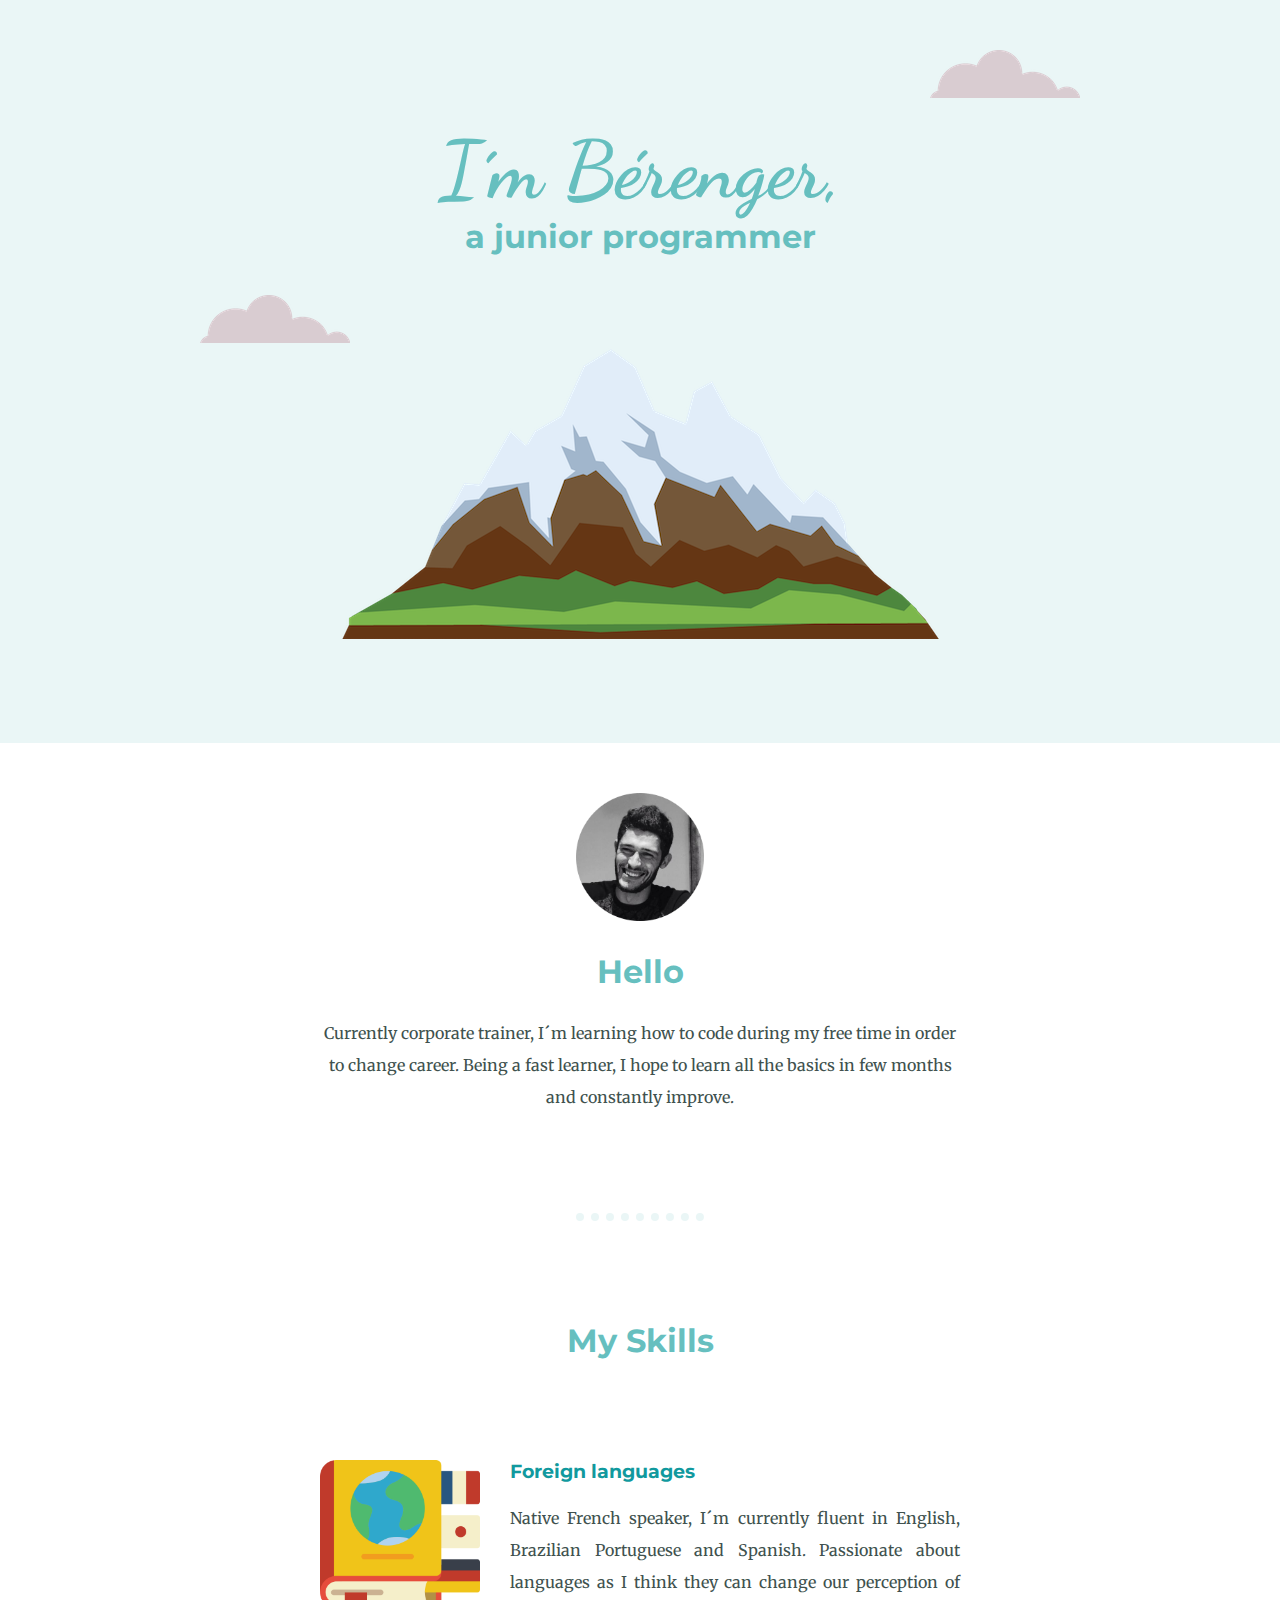
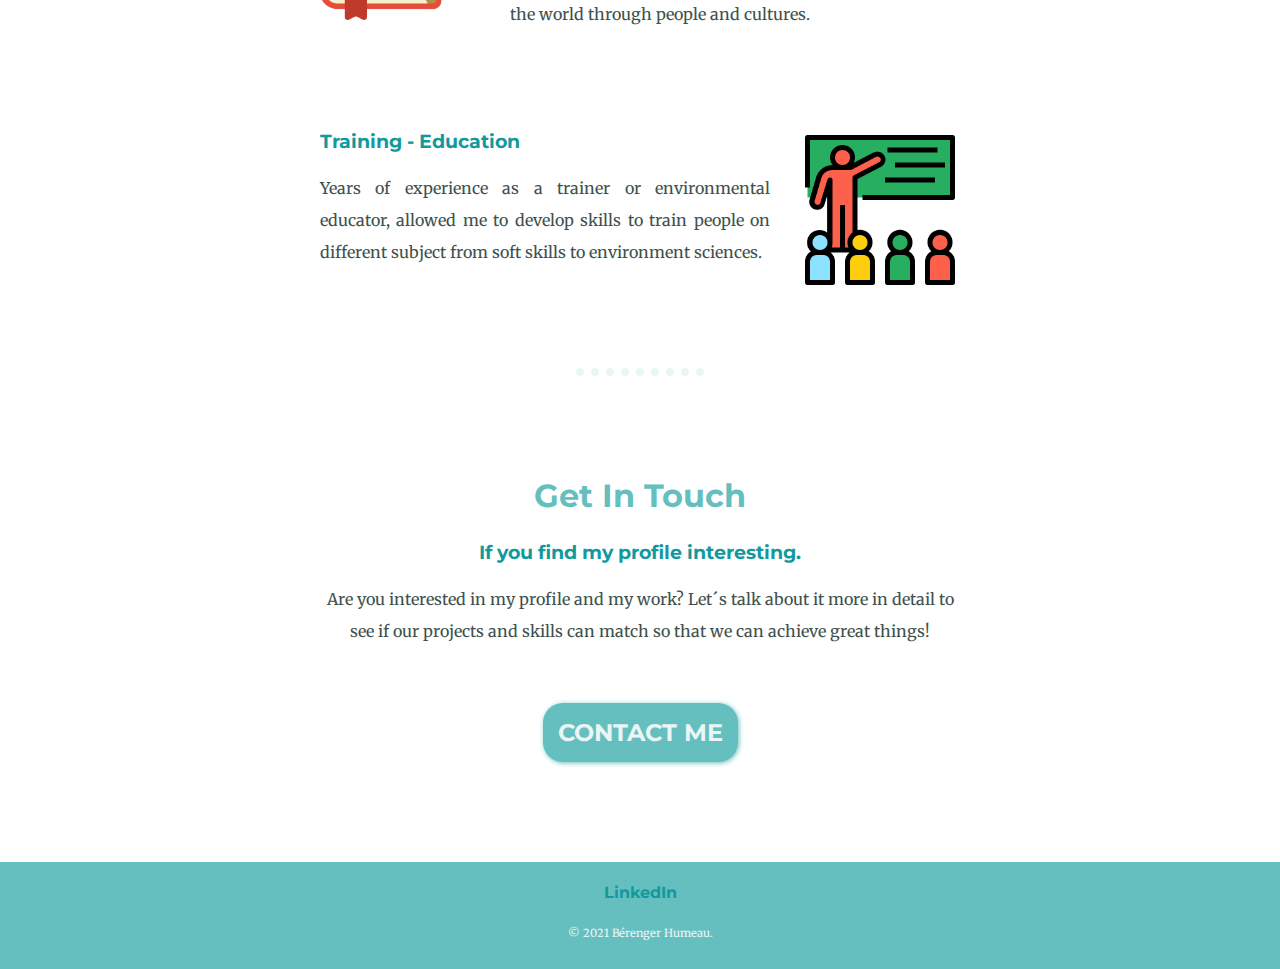
<file: index.html>
<!DOCTYPE html>
<html lang="en">
  <head>
    <meta charset="UTF-8" />
    <title>Bérenger Humeau</title>
    <link rel="stylesheet" href="css/styles.css" />
    <link rel="icon" href="images/favicon.png" />
    <link rel="preconnect" href="https://fonts.googleapis.com" />
    <link rel="preconnect" href="https://fonts.gstatic.com" crossorigin />
    <link
      href="https://fonts.googleapis.com/css2?family=Dancing+Script&family=Merriweather:wght@300&family=Montserrat:wght@100&display=swap"
      rel="stylesheet"
    />
  </head>
  <body>
    <div class="top-container">
      <img class="top-cloud" src="images/cloud.png" alt="cloud-img" />
      <h1>I´m Bérenger,</h1>
      <h2>a junior programmer</h2>
      <img class="bottom-cloud" src="images/cloud.png" alt="cloud-img" />
      <img src="images/mountain.png" alt="mountain-img" />
    </div>
    <div class="middle-container">
      <div class="profile">
        <img
          src="images/Bérenger-profile.png"
          alt="Bérenger´s profile picture"
          class="profile-img"
        />
        <h2>Hello</h2>
        <p>
          Currently corporate trainer, I´m learning how to code during my free
          time in order to change career. Being a fast learner, I hope to learn
          all the basics in few months and constantly improve.
        </p>
      </div>
      <hr />
      <div class="skills">
        <h2>My Skills</h2>
        <div class="skill-row">
          <img class="language-img" src="images/languages.png" />
          <h3>Foreign languages</h3>
          <p>
            Native French speaker, I´m currently fluent in English, Brazilian
            Portuguese and Spanish. Passionate about languages as I think they
            can change our perception of the world through people and cultures.
          </p>
        </div>
        <div class="skill-row">
          <img class="training-img" src="images/training.png" />
          <h3>Training - Education</h3>
          <p>
            Years of experience as a trainer or environmental educator, allowed
            me to develop skills to train people on different subject from soft
            skills to environment sciences.
          </p>
        </div>
      </div>
      <hr />
      <div class="contact-me">
        <h2>Get In Touch</h2>
        <h3>If you find my profile interesting.</h3>
        <p>
          Are you interested in my profile and my work? Let´s talk about it more
          in detail to see if our projects and skills can match so that we can
          achieve great things!
        </p>
        <a class="contact-button" href="mailto:berenger.test@email.com">CONTACT ME</a>
      </div>
    </div>
    <div class="bottom-container">
      <a class="footer-link" href="https://www.linkedin.com/in/berenger-humeau"
        >LinkedIn</a
      >
      <p class="copy-right">© 2021 Bérenger Humeau.</p>
    </div>
  </body>
</html>
</file>
<file: css/styles.css>
/* **********************TAG SELECTOR********************** */
body {
  margin: 0;
  font-family: "Merriweather", serif;
  color: #40514e;
  text-align: center;
}
h1 {
  margin: 50px auto 0 auto;
  font-family: "Dancing Script", cursive;
  font-size: 5rem;
  color: #66bfbf;
  line-height: 0.5;
}
h2 {
  font-family: "Montserrat", sans-serif;
  font-size: 2rem;
  color: #66bfbf;
  font-weight: bold;
}
h3 {
  font-family: "Montserrat", sans-serif;
  font-weight: bold;
  color: #11999e;
}
hr {
  color: #eaf6f6;
  width: 10%;
  border-style: dotted;
  border-width: 0.5rem 0rem 0rem 0rem;
  margin: 100px auto;
}
p{
  line-height: 2;
}
a{
  font-family: "Montserrat", sans-serif;
  font-weight: bold;
  text-decoration: none;
}
a:hover{
  color: #eaf6f6;
}


/* **********************CLASS SELECTOR********************** */

.bottom-container {
  background-color: #66bfbf;
  position: static;
  padding: 20px 0px;
}
.contact-me {
  width: 50%;
  margin: 100px auto 100px auto;
}
.contact-button {
  border-radius: 20px;
  color: #eaf6f6;
  font-family: "Montserrat", sans-serif;
  font-size: 1.5rem;
  padding: 15px;
  background-color: #66bfbf;
  box-shadow: 1px 1px 5px 0 #66bfbf;
  text-decoration: none;
  display: inline-block;
  cursor: pointer;
  text-align: center;
  margin-top: 40px;
}
.contact-button:hover {
  background: #11999e;
}
.copy-right {
  color: #eaf6f6;
  padding: 20px 0 5px 0;
  margin: 0;
  font-size: 0.7rem;
}
.footer-link {
  color: #11999e;
  margin-bottom: 40px;
}
.profile {
  width: 50%;
  margin: auto;
}
.skill-row {
  width: 50%;
  margin: 100px auto 100px auto;
  text-align: justify;
}
.top-container {
  background-color: #eaf6f6;
  position: relative;
  padding: 100px 0px;
  margin-bottom: 50px;
}


/* **********************IMAGES CLASS SELECTOR********************** */

.bottom-cloud {
  position: absolute;
  left: 200px;
  bottom: 400px;
}
.language-img {
  width: 25%;
  float: left;
  margin-right: 30px;
}
.profile-img {
  width: 20%;
}
.top-cloud {
  position: absolute;
  top: 50px;
  right: 200px;
}
.training-img {
  width: 25%;
  float: right;
  margin-left: 30px;
}
</file>
